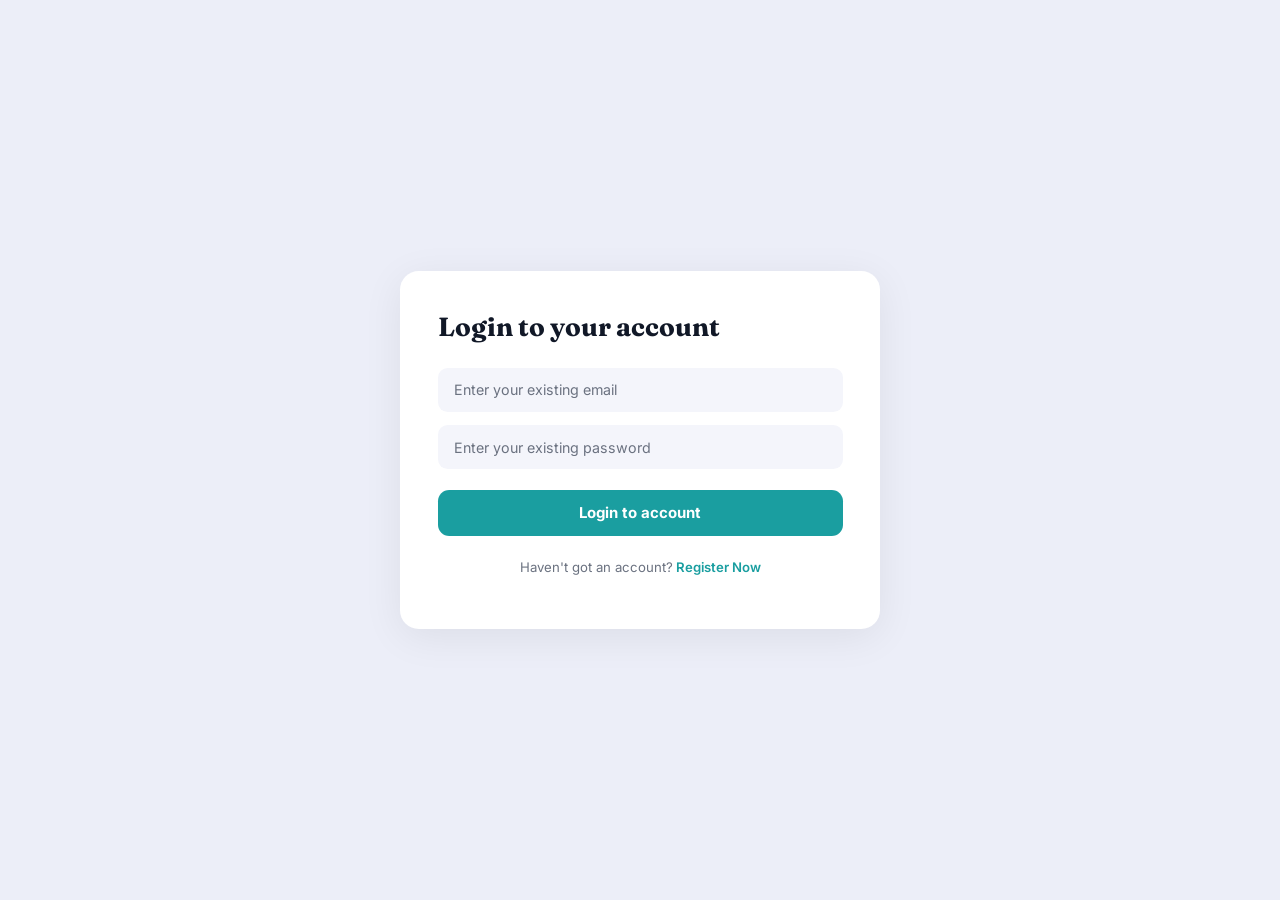
<file: src/main/java/code/travelplanner/Frontend/html/index.html>
<!DOCTYPE html>

<html>

<head>

    <meta charset="UTF-8">
    <link rel = "stylesheet" href = "../style/LoginRegister.css">
    <script type = "module" src = "../script/login.js" defer> </script>

</head>

<body>

<div id="authPage">
    <h1 class = "authTitle"> Login to your account </h1>

    <input id="emailEntry" type="email" placeholder="Enter your existing email" />
    <input id="passwordEntry" type="password" placeholder="Enter your existing password" />

    <button id = "authButton" onclick="loginToAccount()">Login to account</button>

    <p class = "authLink">
        Haven't got an account?<a href="/html/register.html"> Register Now</a>
    </p>
</div>
</body>
</html>
</file>
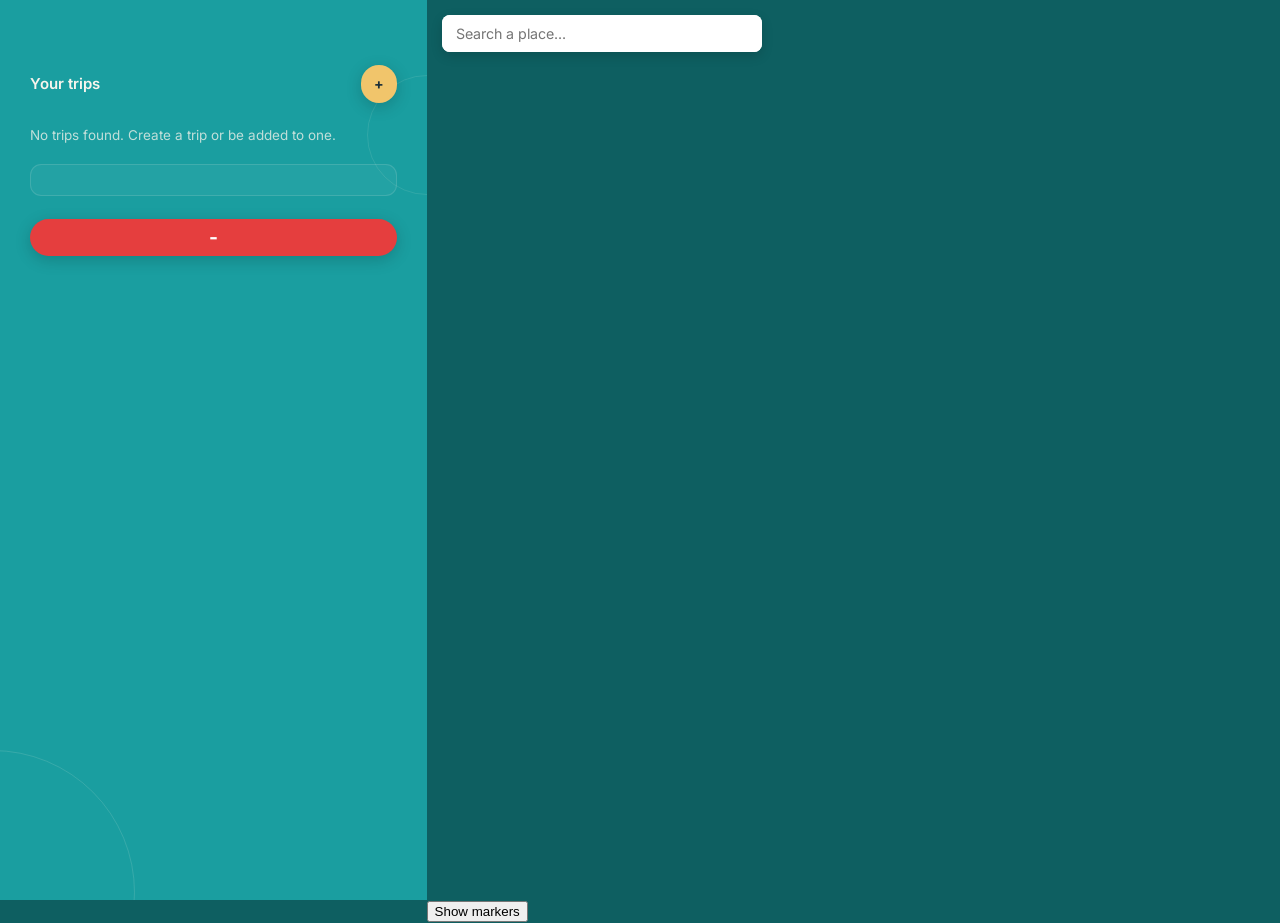
<file: src/main/java/code/travelplanner/Frontend/html/home.html>
<!DOCTYPE html>

<html>

<head>

    <meta charset="UTF-8">

    <link href="https://api.mapbox.com/mapbox-gl-js/v3.1.2/mapbox-gl.css" rel="stylesheet" />
    <script src="https://api.mapbox.com/mapbox-gl-js/v3.1.2/mapbox-gl.js"></script>

    <link rel = "stylesheet" href = "../style/home.css">
    <script src = "../script/home.js" type = "module" defer> </script>
    <script src = "../script/Map/mapInit.js" type = "module" defer></script>
    <script src = "../script/Map/mapController.js" type = "module" defer> </script>
    <script src = "../script/Map/mapMarkers.js" type = "module" defer> </script>
    <script src = "../script/Map/mapNavigation.js" type = "module" defer> </script>

</head>

<body>

<div id = "sideBarContainer">
    <div class = "sidebarUserName" id = "sidebarUserName"></div>

    <div id = "usernameHeader">
    </div>

    <div class = "tripsHeading">
        <h3>Your trips</h3>
        <button id = "addTripBtn" title = "Create new trip">
            <span class="icon">+</span>
            <span class="text"> Create New Trip </span>
        </button>
    </div>

    <ul id = "tripList">
        <li class = "tripListLoading">No trips found. Create a trip or be added to one.</li>
        <li class = "tripListItem"></li>
    </ul>

    <button id = "deleteTripBtn" class = "expandable-add-btn">
        <span class = "icon"> - </span>
        <span class = "text"> Delete Trips </span>
    </button>


    <div id="tripDetailPanel" class="detail-panel">
        <button class="back-button" id="backToTripsBtn">← Back</button>
        <p class="detail-kicker">Trip Details</p>
        <h2 class="detail-trip-name" id="detailTripName">Loading...</h2>

        <div class="detail-tabs">
            <button class="tab-button is-active" data-target="viewWaypoints">Waypoints</button>
            <button class="tab-button" data-target="viewPeople">People</button>
        </div>

        <div id="viewWaypoints" class="detail-view is-visible">
            <div id="detailWaypointsList">
            </div>

            <button id = "deleteWaypointBtn" class = "expandable-add-btn delete-btn">
            <span class = "icon"> - </span>
            <span class = "text"> Delete Waypoints </span>
            </button>
        </div>

        <div id="viewPeople" class="detail-view">
            <div class="people-list" id="detailPeopleList">
            </div>

            <button class="expandable-add-btn" id="addPersonBtn">
                <span class="icon">+</span>
                <span class="text">Add Person</span>
            </button>

            <button class="expandable-add-btn owner-only hidden" id="deleteMemberBtn">
                <span class="icon">−</span>
                <span class="text">Delete Member</span>
            </button>
        </div>
    </div>
</div>

<div id="mapContainer">
    <div id = "map"></div>

    <button id="renderMarkers"> Show markers </button>
    <button id="addToTripBtn" class = "add-to-trip-btn hidden"> Add To Trip </button>

    <div id = "tripFormContainer" class = "hidden">
        <h2> Create New Trip </h2>
        <form id = "tripForm">
            <div class = "formGroup">
                <label for = "title"> Trip Title: </label>
                <input type = "text" id = "title" required placeholder = "e.g. London to Berlin 2026">
            </div>

            <div class = "formGroup">
                <label for="waypoints"> Waypoints (comma separated): </label>
                <input type = "text" id = "waypoints" placeholder = "e.g. London, Paris, Berlin">
            </div>

            <div class = "formRow">
                <div class = formGroup>
                    <label for = "startDate"> Start Date: </label>
                    <input type = "date" id = "startDate" required>
                </div>
                <div class = "formGroup">
                    <label for = "endDate"> End Date: </label>
                    <input type = "date" id = "endDate" required>
                </div>
            </div>

            <div class = "formActions">
                <button type = "submit" id = "saveTripBtn"> Create Trip </button>
                <button type = "button" id = "cancelTripBtn"> Cancel Trip </button>
            </div>
        </form>
    </div>

    <div id = "memberSearchOverlay" class = "hidden">
        <div class = "member-search-panel">
            <h2 class = "member-search-heading"> Add a member </h2>
            <div class = "member-search-input-wrap">
                <input
                    type = "text"
                    id = "memberSearchInput"
                    class = "member-search-input"
                    placeholder = "Search by name or email"
                    autocomplete = "off"
                />
            </div>

            <ul class = "member-results-list" id = "memberResultsList"></ul>
            <button class = "member-cancel-btn" id = "memberCancelBtn"> Cancel </button>
        </div>
    </div>

    <div class="map-wrapper">
        <div class = "search-box">
            <input type = "text" id = "placeInput" placeholder = "Search a place..." autocomplete = "off">
            <ul id = "suggestionsList" class = "suggestions-dropdown"> </ul>
        </div>
    </div>

</div>

</body>
</html>
</file>
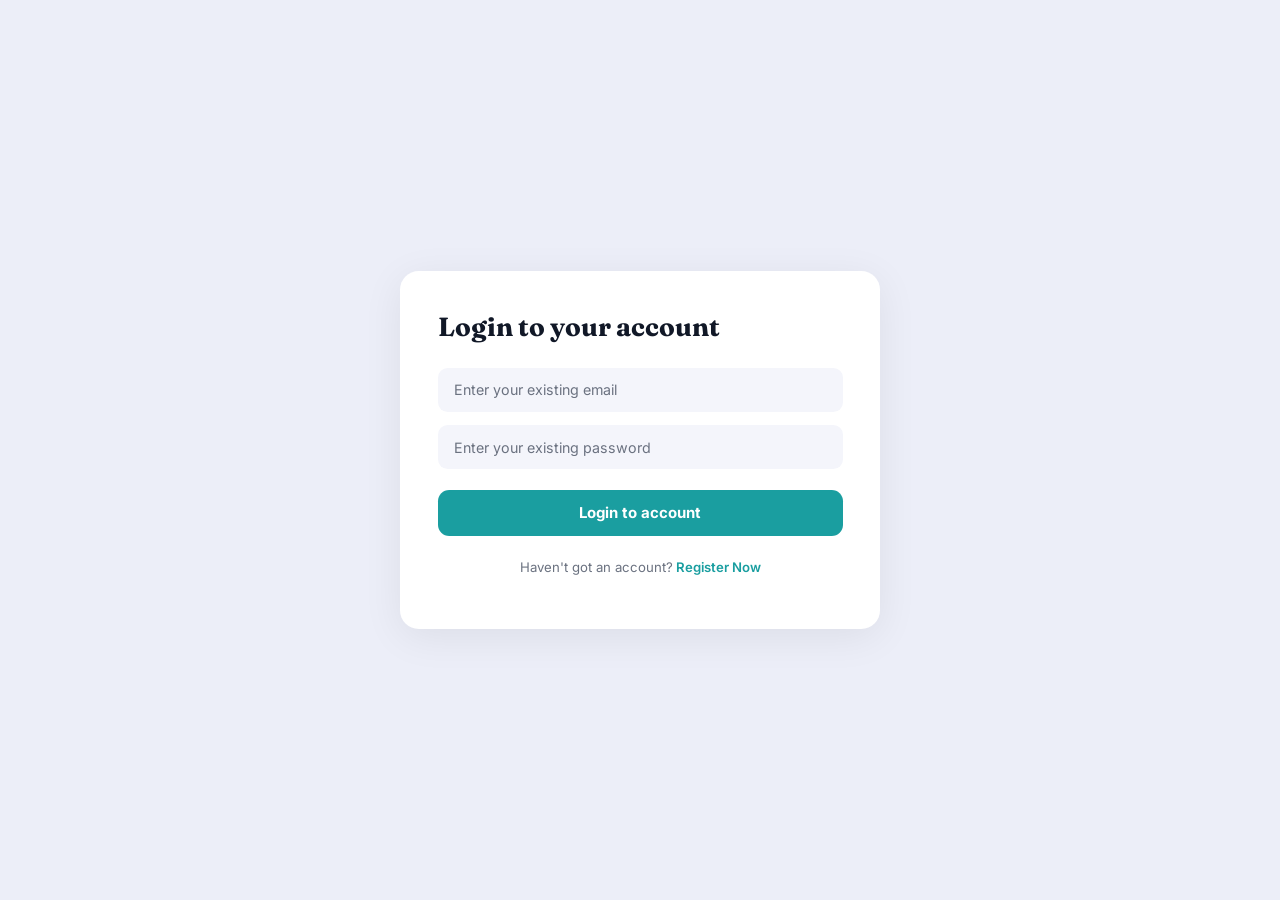
<file: src/main/java/code/travelplanner/Frontend/html/login.html>
<!DOCTYPE html>

<html>

<head>

    <meta charset="UTF-8">
    <link rel = "stylesheet" href = "../style/LoginRegister.css">
    <script src = "../script/login.js" defer> </script>

</head>

<body>

<div id="authPage">
    <h1 class = "authTitle"> Login to your account </h1>

    <input id="emailEntry" type="email" placeholder="Enter your existing email" />
    <input id="passwordEntry" type="password" placeholder="Enter your existing password" />

    <button id = "authButton" onclick="loginToAccount()">Login to account</button>

    <p class = "authLink">
        Haven't got an account?<a href="./register.html"> Register Now</a>
    </p>
</div>
</body>
</html>
</file>
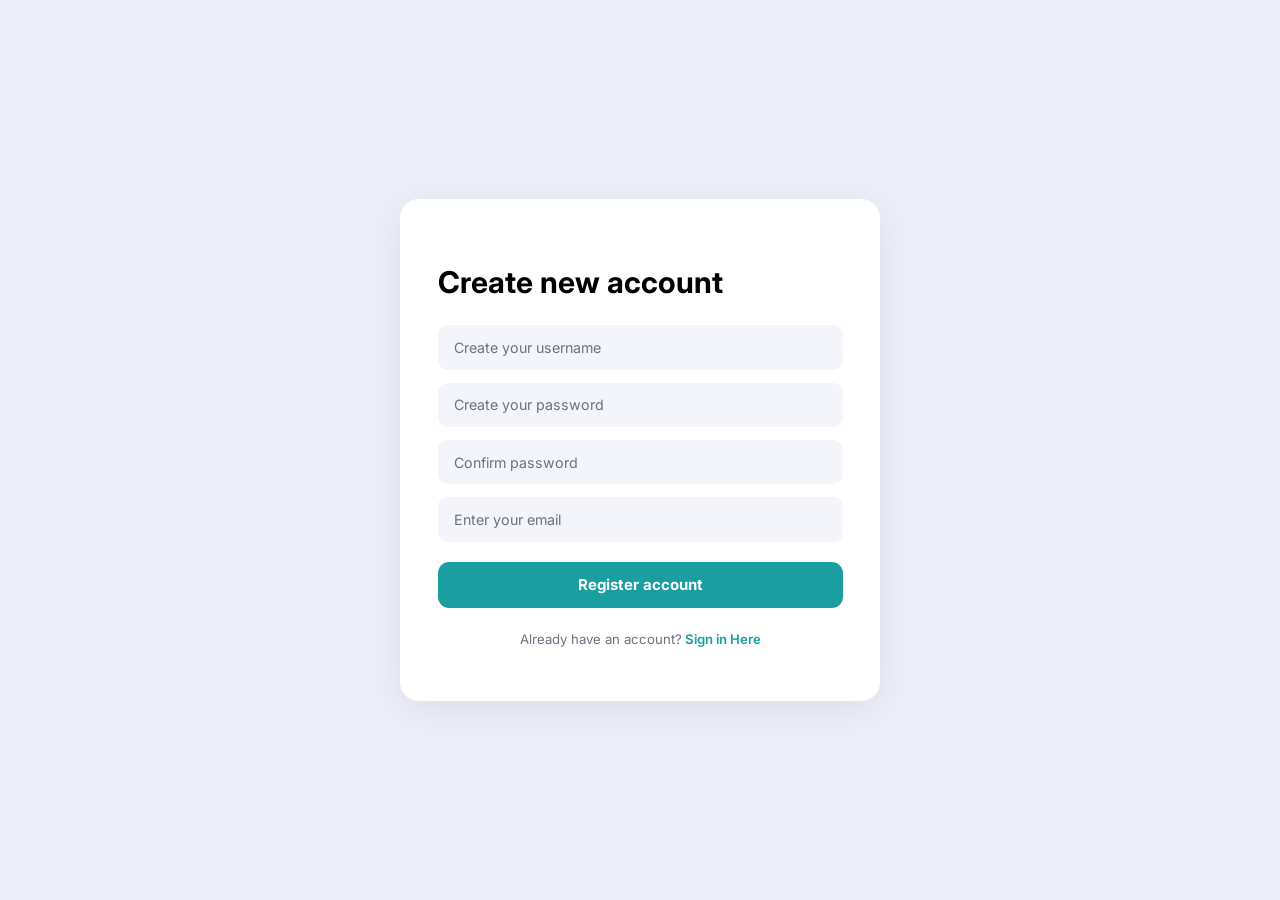
<file: src/main/java/code/travelplanner/Frontend/html/register.html>
<!DOCTYPE html>

<html>

<head>

    <meta charset="UTF-8">
    <link rel = "stylesheet" href = "../style/LoginRegister.css">
    <script type = "module" src = "../script/register.js" defer> </script>

</head>

<body>

<div id="authPage">
    <h1> Create new account </h1>

    <input type="text" id="usernameEntry" placeholder="Create your username">
    <input id="passwordEntry" type="password" placeholder="Create your password" />
    <input type="password" id="confirmPassword" placeholder="Confirm password">
    <input id="emailEntry" type="email" placeholder="Enter your email" />

    <button id = "authButton" onclick="registerAccount()">Register account</button>

    <p class = "authLink">
        Already have an account?<a href="/html/index.html"> Sign in Here</a>
    </p>
</div>
</body>
</html>
</file>
<file: src/main/java/code/travelplanner/Frontend/style/LoginRegister.css>
/* ---------- Google Fonts ---------- */
@import url('https://fonts.googleapis.com/css2?family=Fraunces:wght@700&family=Inter:wght@400;500;600;700&display=swap');

/* ---------- Tokens ---------- */
:root {
    --teal:        #1a9ea0;
    --teal-dark:   #157f81;
    --bg:          #eceef8;
    --card-bg:     #ffffff;
    --input-bg:    #f4f5fb;
    --text-main:   #111827;
    --text-muted:  #6b7280;
    --radius-card: 1.25rem;
    --radius-input: 0.65rem;
    --radius-btn:  0.75rem;
}

/* ---------- Reset ---------- */
*, *::before, *::after { box-sizing: border-box; }

html, body {
    margin: 0;
    padding: 0;
    height: 100%;
    font-family: 'Inter', -apple-system, "Segoe UI", sans-serif;
    font-size: 15px;
    line-height: 1.5;
    background: var(--bg);
}

/* ---------- Full-page centre ---------- */
body {
    display: flex;
    align-items: center;
    justify-content: center;
    min-height: 100vh;
}

/* ---------- Card ---------- */
#authPage {
    background: var(--card-bg);
    border-radius: var(--radius-card);
    padding: 2.75rem 2.5rem 2.5rem;
    width: 100%;
    max-width: 480px;
    box-shadow: 0 8px 40px rgba(0, 0, 0, 0.07);
}

/* ---------- Heading ---------- */
.authTitle {
    font-family: 'Fraunces', Georgia, serif;
    font-size: 1.75rem;
    font-weight: 700;
    color: var(--text-main);
    margin: 0 0 1.75rem;
    line-height: 1.1;
}

/* ---------- Inputs ---------- */
#emailEntry, #passwordEntry, #confirmPassword, #usernameEntry {
    width: 100%;
    padding: 0.85rem 1rem;
    background: var(--input-bg);
    border: 1.5px solid transparent;
    border-radius: var(--radius-input);
    font-family: inherit;
    font-size: 0.95rem;
    color: var(--text-main);
    outline: none;
    transition: border-color 180ms ease, box-shadow 180ms ease;
    margin-bottom: 0.85rem;
    display: block;
}

#emailEntry::placeholder, #passwordEntry::placeholder, #confirmPassword::placeholder, #usernameEntry::placeholder {
    color: var(--text-muted);
}

#emailEntry:focus, #passwordEntry:focus, #confirmPassword:focus, #usernameEntry:focus {
    border-color: var(--teal);
    box-shadow: 0 0 0 3px rgba(26, 158, 160, 0.15);
    background: #ffffff;
}

/* ---------- Submit button ---------- */
#authButton {
    width: 100%;
    padding: 0.9rem;
    margin-top: 0.5rem;
    background: var(--teal);
    color: #ffffff;
    border: none;
    border-radius: var(--radius-btn);
    font-family: inherit;
    font-size: 1rem;
    font-weight: 700;
    cursor: pointer;
    transition: background 180ms ease, transform 120ms ease;
}

#authButton:hover,
#authButton:focus-visible {
    background: var(--teal-dark);
    outline: none;
}

#authButton:active {
    transform: scale(0.985);
}

/* ---------- Footer link ---------- */
.authLink {
    text-align: center;
    margin-top: 1.5rem;
    font-size: 0.88rem;
    color: var(--text-muted);
}

.authLink a {
    color: var(--teal);
    font-weight: 600;
    text-decoration: none;
}

.authLink a:hover {
    text-decoration: underline;
    text-underline-offset: 0.2rem;
}
</file>
<file: src/main/java/code/travelplanner/Frontend/style/home.css>
/* ---------- Google Fonts ---------- */
@import url('https://fonts.googleapis.com/css2?family=Fraunces:ital,wght@0,700;1,700&family=Inter:wght@400;500;600;700&display=swap');

/* ---------- Design tokens ---------- */
:root {
    --teal:        #1a9ea0;
    --teal-dark:   #157f81;
    --teal-deeper: #0e5f61;
    --gold:        #f1c56b;
    --cream:       #f7f3e8;
    --text-main:   #f8f5ed;
    --text-muted:  #d8e7dc;
    --card-bg:     rgba(255, 255, 255, 0.045);
    --card-border: rgba(240, 242, 234, 0.14);
    --radius-card: 0.75rem;
    --radius-pill: 999px;
}

/* ---------- Global reset ---------- */
*, *::before, *::after { box-sizing: border-box; }

html, body {
    margin: 0;
    padding: 0;
    height: 100%;
    font-family: 'Inter', -apple-system, "Segoe UI", Helvetica, Arial, sans-serif;
    font-size: 15px;
    line-height: 1.5;
}

body {
    display: flex;
    height: 100vh;
    overflow: hidden;
    background: #0e5f61;
}

/* ---------- Sidebar ---------- */
#sideBarContainer {
    width: 33.33%;
    height: 100vh;
    background: var(--teal);
    color: var(--text-main);
    padding: clamp(1.5rem, 4vw, 3rem) clamp(1.25rem, 3vw, 2rem);
    overflow-y: auto;
    overflow-x: hidden;
    display: flex;
    flex-direction: column;
    position: relative;
}

/* Decorative rings */
#sideBarContainer::before,
#sideBarContainer::after {
    content: "";
    position: absolute;
    border: 1px solid rgba(218, 235, 220, 0.15);
    border-radius: 50%;
    pointer-events: none;
    z-index: 0;
}
#sideBarContainer::before {
    width: 19rem;
    height: 19rem;
    left: -10rem;
    bottom: -9rem;
}
#sideBarContainer::after {
    width: 8rem;
    height: 8rem;
    right: -4rem;
    top: 5rem;
    opacity: 0.75;
}

#sideBarContainer > * { position: relative; z-index: 1; }

/* ---------- Profile eyebrow ---------- */
.profileEyebrow {
    display: flex;
    align-items: center;
    gap: 0.5rem;
    text-transform: uppercase;
    letter-spacing: 0.16em;
    font-size: 0.7rem;
    font-weight: 600;
    margin: 0 0 0.9rem;
    color: var(--text-main);
}

.profileDot {
    width: 0.55rem;
    height: 0.55rem;
    background: var(--gold);
    border-radius: 50%;
    display: inline-block;
    flex-shrink: 0;
}

/* ---------- Username heading ---------- */
.usernameHeader {
    margin: 0 0 2.5rem;
}

.usernameHeader h1 {
    font-family: 'Fraunces', Georgia, 'Times New Roman', serif;
    font-weight: 700;
    font-size: clamp(1.85rem, 3.5vw, 2.4rem);
    line-height: 1.05;
    color: var(--text-main);
    margin: 0;
    max-width: 9ch;
    word-break: normal;
    overflow-wrap: break-word;
}

/* ---------- Trips heading row ---------- */
.tripsHeading {
    display: flex;
    align-items: center;
    justify-content: space-between;
    margin-bottom: 1rem;
}

.tripsHeading h3 {
    font-size: 1rem;
    font-weight: 600;
    margin: 0;
    color: var(--text-main);
}

/* ---------- Add-trip icon button ---------- */
#addTripIconBtn {
    width: 2.25rem;
    height: 2.25rem;
    border-radius: var(--radius-pill);
    border: 1px solid rgba(248, 245, 237, 0.3);
    background: transparent;
    color: var(--text-main);
    font-size: 1.15rem;
    line-height: 1;
    cursor: pointer;
    display: inline-flex;
    align-items: center;
    justify-content: center;
    transition: background 180ms ease, color 180ms ease, border-color 180ms ease;
    padding: 0;
}
#addTripIconBtn:hover,
#addTripIconBtn:focus-visible {
    background: var(--gold);
    color: #263a44;
    border-color: var(--gold);
    outline: none;
}

/* ---------- Trip list ---------- */
#tripList {
    list-style: none;
    margin: 0;
    padding: 0;
    display: grid;
    gap: 0.75rem;
}

/* ---------- Trip card ---------- */
.tripListItem {
    width: 100%;
    text-align: left;
    padding: 1rem 1rem 1rem 1.1rem;
    border-radius: var(--radius-card);
    background: var(--card-bg);
    border: 1px solid var(--card-border);
    color: inherit;
    cursor: pointer;
    display: flex;
    align-items: center;
    justify-content: space-between;
    gap: 0.75rem;
    transition: transform 180ms ease, background 180ms ease, border-color 180ms ease;
    font-family: inherit;
    font-size: inherit;
}
.tripListItem:hover,
.tripListItem:focus-visible {
    transform: translateX(4px);
    background: rgba(255, 255, 255, 0.1);
    border-color: rgba(241, 197, 107, 0.7);
    outline: none;
}
.tripListItem.active,
.tripListItem.is-selected {
    background: var(--cream);
    color: #1c3039;
    border-color: var(--cream);
    box-shadow: 0 10px 28px rgba(10, 20, 24, 0.18);
}

.tripTitle {
    font-size: 0.95rem;
    font-weight: 500;
    overflow: hidden;
    text-overflow: ellipsis;
    white-space: nowrap;
    min-width: 0;
}

/* ---------- Role badge ---------- */
.roleBadge {
    flex-shrink: 0;
    font-size: 0.64rem;
    letter-spacing: 0.09em;
    font-weight: 700;
    border: 1px solid currentColor;
    border-radius: var(--radius-pill);
    padding: 0.28rem 0.55rem;
    text-transform: uppercase;
    white-space: nowrap;
}

/* ---------- List states ---------- */
.tripListLoading,
.tripListEmpty,
.tripListError {
    opacity: 0.75;
    font-size: 0.9rem;
    padding: 0.5rem 0;
}

/* ---------- Detail panel ---------- */
.detail-panel {
    display: none;
    animation: detailIn 260ms ease both;
}
.detail-panel.is-visible { display: block; }

@keyframes detailIn {
    from { opacity: 0; transform: translateX(-10px); }
    to   { opacity: 1; transform: translateX(0); }
}

.back-button {
    border: 0;
    background: transparent;
    color: var(--text-muted);
    padding: 0;
    cursor: pointer;
    display: inline-flex;
    align-items: center;
    gap: 0.45rem;
    margin-bottom: 1.6rem;
    font-size: 0.9rem;
    font-family: inherit;
    text-decoration: underline;
    text-underline-offset: 0.25rem;
    transition: color 180ms ease;
}
.back-button:hover,
.back-button:focus-visible {
    color: var(--gold);
    outline: 2px solid var(--gold);
    outline-offset: 4px;
    border-radius: 0.2rem;
}

.detail-kicker {
    margin: 0;
    color: var(--text-muted);
    text-transform: uppercase;
    letter-spacing: 0.12em;
    font-size: 0.72rem;
    font-weight: 600;
}

.detail-trip-name {
    font-family: 'Fraunces', Georgia, 'Times New Roman', serif;
    font-weight: 700;
    font-size: clamp(1.4rem, 2.5vw, 1.85rem);
    line-height: 1.05;
    margin: 0.45rem 0 0.5rem;
    color: var(--text-main);
}

/* ---------- Detail tabs ---------- */
.detail-tabs {
    display: grid;
    grid-template-columns: 1fr 1fr;
    gap: 0.55rem;
    margin: 1.6rem 0 1.25rem;
}

.tab-button {
    border: 1px solid rgba(248, 245, 237, 0.3);
    background: transparent;
    color: var(--text-main);
    min-height: 2.7rem;
    padding: 0.55rem 0.75rem;
    border-radius: 0.55rem;
    cursor: pointer;
    font-family: inherit;
    font-size: 0.9rem;
    font-weight: 500;
    transition: background 180ms ease, color 180ms ease, border-color 180ms ease;
}
.tab-button:hover,
.tab-button:focus-visible {
    border-color: var(--gold);
    outline: none;
}
.tab-button.is-active {
    background: var(--cream);
    color: #263a44;
    border-color: var(--cream);
    font-weight: 700;
}

/* ---------- Tab views ---------- */
.detail-view { display: none; }
.detail-view.is-visible {
    display: block;
    animation: fadeUp 220ms ease both;
}

@keyframes fadeUp {
    from { opacity: 0; transform: translateY(6px); }
    to   { opacity: 1; transform: translateY(0); }
}

/* ---------- Waypoint timeline ---------- */
.waypoint-item {
    display: grid;
    grid-template-columns: 2.15rem minmax(0, 1fr);
    gap: 0.8rem;
}

.waypoint-marker {
    display: flex;
    flex-direction: column;
    align-items: center;
}

.waypoint-dot {
    width: 0.78rem;
    height: 0.78rem;
    background: var(--gold);
    border: 3px solid var(--cream);
    border-radius: 50%;
    box-shadow: 0 0 0 1px var(--gold);
    margin-top: 0.25rem;
    flex: 0 0 auto;
}

.waypoint-line {
    width: 2px;
    background: rgba(216, 231, 220, 0.42);
    flex: 1;
    min-height: 1rem;
    margin: 0.35rem 0;
}

.waypoint-copy { padding-bottom: 0.65rem; }

.waypoint-name {
    margin: 0;
    font-weight: 700;
    font-size: 0.95rem;
    color: var(--text-main);
}

.waypoint-note {
    margin: 0.2rem 0 0;
    color: var(--text-muted);
    font-size: 0.85rem;
    opacity: 0.9;
}

.travel-time {
    display: flex;
    align-items: center;
    gap: 0.4rem;
    color: var(--gold);
    padding: 0.2rem 0 1rem;
    font-size: 0.85rem;
    font-weight: 700;
}

/* ---------- People list ---------- */
.people-list { display: grid; gap: 0.7rem; }

.person-row {
    display: flex;
    align-items: center;
    gap: 0.75rem;
    padding: 0.75rem;
    border: 1px solid rgba(248, 245, 237, 0.16);
    border-radius: 0.7rem;
    background: rgba(255, 255, 255, 0.045);
}

.person-initials {
    width: 2.35rem;
    height: 2.35rem;
    display: grid;
    place-items: center;
    border-radius: 50%;
    background: #75b49b;
    color: #173038;
    font-size: 0.74rem;
    font-weight: 700;
    flex: 0 0 auto;
}

.person-copy { min-width: 0; }

.person-name {
    display: block;
    font-weight: 700;
    font-size: 0.9rem;
    color: var(--text-main);
}

.person-role {
    display: block;
    color: var(--text-muted);
    font-size: 0.78rem;
    margin-top: 0.1rem;
}

/* ---------- Member / Viewer Role Button ---------- */
.person-row button,
.member-btn,
.role-btn,
button.person-role {
    background: transparent;
    background-color: transparent;
    color: var(--text-muted);
    border: 1px solid currentColor;
    border-radius: var(--radius-pill);
    padding: 0.22rem 0.65rem;
    font-size: 0.78rem;
    font-family: inherit;
    font-weight: 700;
    text-transform: uppercase;
    letter-spacing: 0.08em;
    cursor: pointer;
    display: inline-flex;
    align-items: center;
    justify-content: center;
    transition: transform 180ms ease, background 180ms ease, border-color 180ms ease, color 180ms ease;
    margin-top: 0.1rem;
}

.person-row button:hover,
.person-row button:focus-visible,
.member-btn:hover,
.member-btn:focus-visible,
.role-btn:hover,
.role-btn:focus-visible,
button.person-role:hover,
button.person-role:focus-visible {
    transform: scale(1.05);
    border-color: var(--gold);
    color: var(--text-main);
    outline: none;
}

/* ---------- Sidebar footer ---------- */
.sidebar-status {
    margin-top: auto;
    padding-top: 2.5rem;
    display: flex;
    align-items: center;
    gap: 0.55rem;
    opacity: 0.78;
    position: relative;
    z-index: 1;
    font-size: 0.8rem;
    color: var(--text-muted);
}

/* ---------- Map container ---------- */
#mapContainer {
    position: relative;
    width: 66.67%;
    height: 100vh;
    flex-shrink: 0;
}

#map {
    width: 100%;
    height: 100%;
}

/* ---------- Floating add-trip button (on map) ---------- */
#addTripBtn {
    display: inline-flex;
    align-items: center;
    justify-content: center;
    height: 2.5rem;
    padding: 0 0.85rem;
    background: var(--gold);
    color: #1c3039;
    border: none;
    border-radius: var(--radius-pill);
    cursor: pointer;
    font-family: inherit;
    font-size: 0.95rem;
    font-weight: 700;
    box-shadow: 0 4px 16px rgba(0, 0, 0, 0.18);
    transition: background 180ms ease;
    white-space: nowrap;
}
#addTripBtn:hover,
#addTripBtn:focus-visible {
    background: #f5d285;
    outline: none;
}

#addTripBtn:hover .text,
#addTripBtn:focus-visible .text {
    max-width: 150px;
    opacity: 1;
    margin-left: 0.5rem;
}

#addTripBtn .text {
    max-width: 0;
    opacity: 0;
    overflow: hidden;
    transition: max-width 250ms ease, opacity 250ms ease, margin-left 250ms ease;
}

/* ---------- Trip form overlay ---------- */
#tripFormContainer {
    position: absolute;
    inset: 0;
    background: #ffffff;
    z-index: 1001;
    padding: 2.5rem;
    display: flex;
    flex-direction: column;
    justify-content: center;
    overflow-y: auto;
}

/* ---------- Form helpers ---------- */
.formGroup {
    margin-bottom: 1.25rem;
    display: flex;
    flex-direction: column;
    gap: 0.4rem;
}

.formGroup label {
    font-size: 0.82rem;
    font-weight: 600;
    color: #263a44;
    text-transform: uppercase;
    letter-spacing: 0.08em;
}

.formRow {
    display: flex;
    gap: 1.25rem;
}

.formRow .formGroup { flex: 1; }

input {
    padding: 0.65rem 0.85rem;
    border: 1px solid #ccc;
    border-radius: 0.45rem;
    font-size: 0.95rem;
    font-family: inherit;
    transition: border-color 180ms ease;
}
input:focus {
    outline: none;
    border-color: var(--teal);
    box-shadow: 0 0 0 3px rgba(26, 158, 160, 0.15);
}

/* ---------- Utility ---------- */
.hidden { display: none !important; }

.expandable-add-btn {
    display: inline-flex;
    align-items: center;
    justify-content: center;
    margin-top: 1.5rem;
    height: 2.5rem;
    padding: 0 0.85rem;
    background: var(--gold);
    color: #1c3039;
    border: none;
    border-radius: var(--radius-pill);
    cursor: pointer;
    font-family: inherit;
    font-size: 0.95rem;
    font-weight: 700;
    box-shadow: 0 4px 16px rgba(0, 0, 0, 0.18);
    transition: background 180ms ease, transform 180ms ease;
    white-space: nowrap;
}

.expandable-add-btn .icon {
    font-size: 1.3rem;
    line-height: 1;
}

/* Hide text by default and animate width on hover */
.expandable-add-btn .text {
    max-width: 0;
    opacity: 0;
    overflow: hidden;
    transition: max-width 250ms ease, opacity 250ms ease, margin-left 250ms ease;
}

.expandable-add-btn:hover,
.expandable-add-btn:focus-visible {
    background: #f5d285;
    outline: none;
}

.expandable-add-btn:hover .text,
.expandable-add-btn:focus-visible .text {
    max-width: 150px; /* Gives enough room for the text to expand */
    opacity: 1;
    margin-left: 0.5rem;
}

.search-box {
    position: absolute;
    top: 15px;
    left: 15px;
    z-index: 10;
    width: 320px;
    background: #fff;
    border-radius: 8px;
    box-shadow: 0 4px 12px rgba(0,0,0,0.15);
}

.search-box input {
    width: 100%;
    padding: 10px 14px;
    border: none;
    border-radius: 8px;
    outline: none;
    box-sizing: border-box;
}

.suggestions-dropdown {
    list-style: none;
    margin: 0;
    padding: 0;
    max-height: 200px;
    overflow-y: auto;
}

.suggestions-dropdown li {
    padding: 10px 14px;
    font-size: 0.85rem;
    cursor: pointer;
    border-top: 1px solid #eee;
}

.suggestions-dropdown li:hover { background-color: #f5f5f5; }

/* Visual highlight while reordering with arrow keys */
.waypoint-item.reordering {
    border: 2px dashed #f59e0b;
    background-color: rgba(245, 158, 11, 0.1);
    outline: none;
}

/* Rounded oval button positioned in bottom-center of map */
.add-to-trip-btn {
    position: absolute;
    bottom: 24px;
    left: 50%;
    transform: translateX(-50%);
    z-index: 10; /* Ensures button renders above Mapbox canvas */

    padding: 12px 28px;
    border-radius: 9999px; /* Pill / Oval shape */
    border: none;

    background-color: #f6c453; /* Golden accent matching your UI */
    color: #1a202c;
    font-size: 0.95rem;
    font-weight: 700;

    box-shadow: 0 4px 14px rgba(0, 0, 0, 0.2);
    cursor: pointer;
    transition: transform 0.2s ease, background-color 0.2s ease;
}

.add-to-trip-btn:hover {
    background-color: #f6c453;
    transform: translateX(-50%) scale(1.03);
}

.add-to-trip-btn:active {
    transform: translateX(-50%) scale(0.98);
}

/* ---------- Add Member Modal Overlay ---------- */
/* ---------- Member Search Overlay ---------- */
#memberSearchOverlay {
    position: absolute;
    inset: 0;
    z-index: 1001; /* Layers above the Mapbox canvas */
    background: rgba(14, 95, 97, 0.85); /* Semi-transparent backdrop */
    backdrop-filter: blur(4px);
    display: flex;
    align-items: center;
    justify-content: center;
    padding: 2rem;
}

.member-search-panel {
    width: 100%;
    max-width: 420px;
    background: #ffffff;
    border-radius: var(--radius-card, 0.75rem);
    padding: 2rem;
    box-shadow: 0 12px 32px rgba(0, 0, 0, 0.25);
    display: flex;
    flex-direction: column;
    gap: 1.25rem;
}

.member-search-heading {
    margin: 0;
    font-family: 'Fraunces', Georgia, serif;
    font-size: 1.6rem;
    color: #1c3039;
    text-align: center;
}

.member-search-input-wrap {
    width: 100%;
}

.member-search-input {
    width: 100%;
    padding: 0.75rem 1rem;
    border: 1.5px solid #cbd5e1;
    border-radius: 0.5rem;
    font-size: 0.95rem;
    color: #1e293b;
    outline: none;
    transition: border-color 0.2s ease, box-shadow 0.2s ease;
}

.member-search-input:focus {
    border-color: var(--teal);
    box-shadow: 0 0 0 3px rgba(26, 158, 160, 0.15);
}

.member-results-list {
    list-style: none;
    margin: 0;
    padding: 0;
    max-height: 200px;
    overflow-y: auto;
    display: flex;
    flex-direction: column;
    gap: 0.5rem;
}

.member-results-list li {
    padding: 0.65rem 0.85rem;
    border-radius: 0.4rem;
    background: #f8fafc;
    border: 1px solid #e2e8f0;
    cursor: pointer;
    font-size: 0.9rem;
    color: #334155;
    transition: background-color 0.15s ease;
}

.member-results-list li:hover {
    background: #e2e8f0;
}

.member-cancel-btn {
    width: 100%;
    padding: 0.65rem;
    border: none;
    background: #e2e8f0;
    color: #475569;
    font-weight: 600;
    border-radius: 0.5rem;
    cursor: pointer;
    transition: background-color 0.2s ease;
}

.member-cancel-btn:hover {
    background: #cbd5e1;
    color: #1e293b;
}

/* Delete Waypoint Button Styles */
#deleteWaypointBtn, #deleteTripBtn, #deleteMemberBtn {
    background: #e53e3e !important;
    color: #ffffff !important;
}

#deleteWaypointBtn:hover,
#deleteWaypointBtn:focus-visible,
#deleteTripBtn:focus-visible,
#deleteTripBtn:hover,
#deleteMemberBtn:hover,
#deleteMemberBtn:focus-visible {
    background: #c53030 !important;
}

#deleteWaypointBtn.is-active,
#deleteTripBtn.is-active,
#deleteMemberBtn.is-active {
    background: #9b2c2c !important;
    box-shadow: 0 0 0 3px rgba(229, 62, 62, 0.4);
}

/* Red outline highlight on waypoint items when delete mode is active */
.waypoint-item.delete-mode,
.tripListItem.delete-mode,
.person-row.delete-mode {
    border: 2px solid #e53e3e !important;
    outline: 2px solid #e53e3e !important;
    outline-offset: -2px;
    cursor: pointer;
    transition: outline 0.15s ease, border-color 0.15s ease, background-color 0.15s ease;
}

.waypoint-item.delete-mode:hover,
.tripListItem.delete-mode:hover,
.person-row.delete-mode:hover {
    background-color: rgba(229, 62, 62, 0.12) !important;
}
</file>
